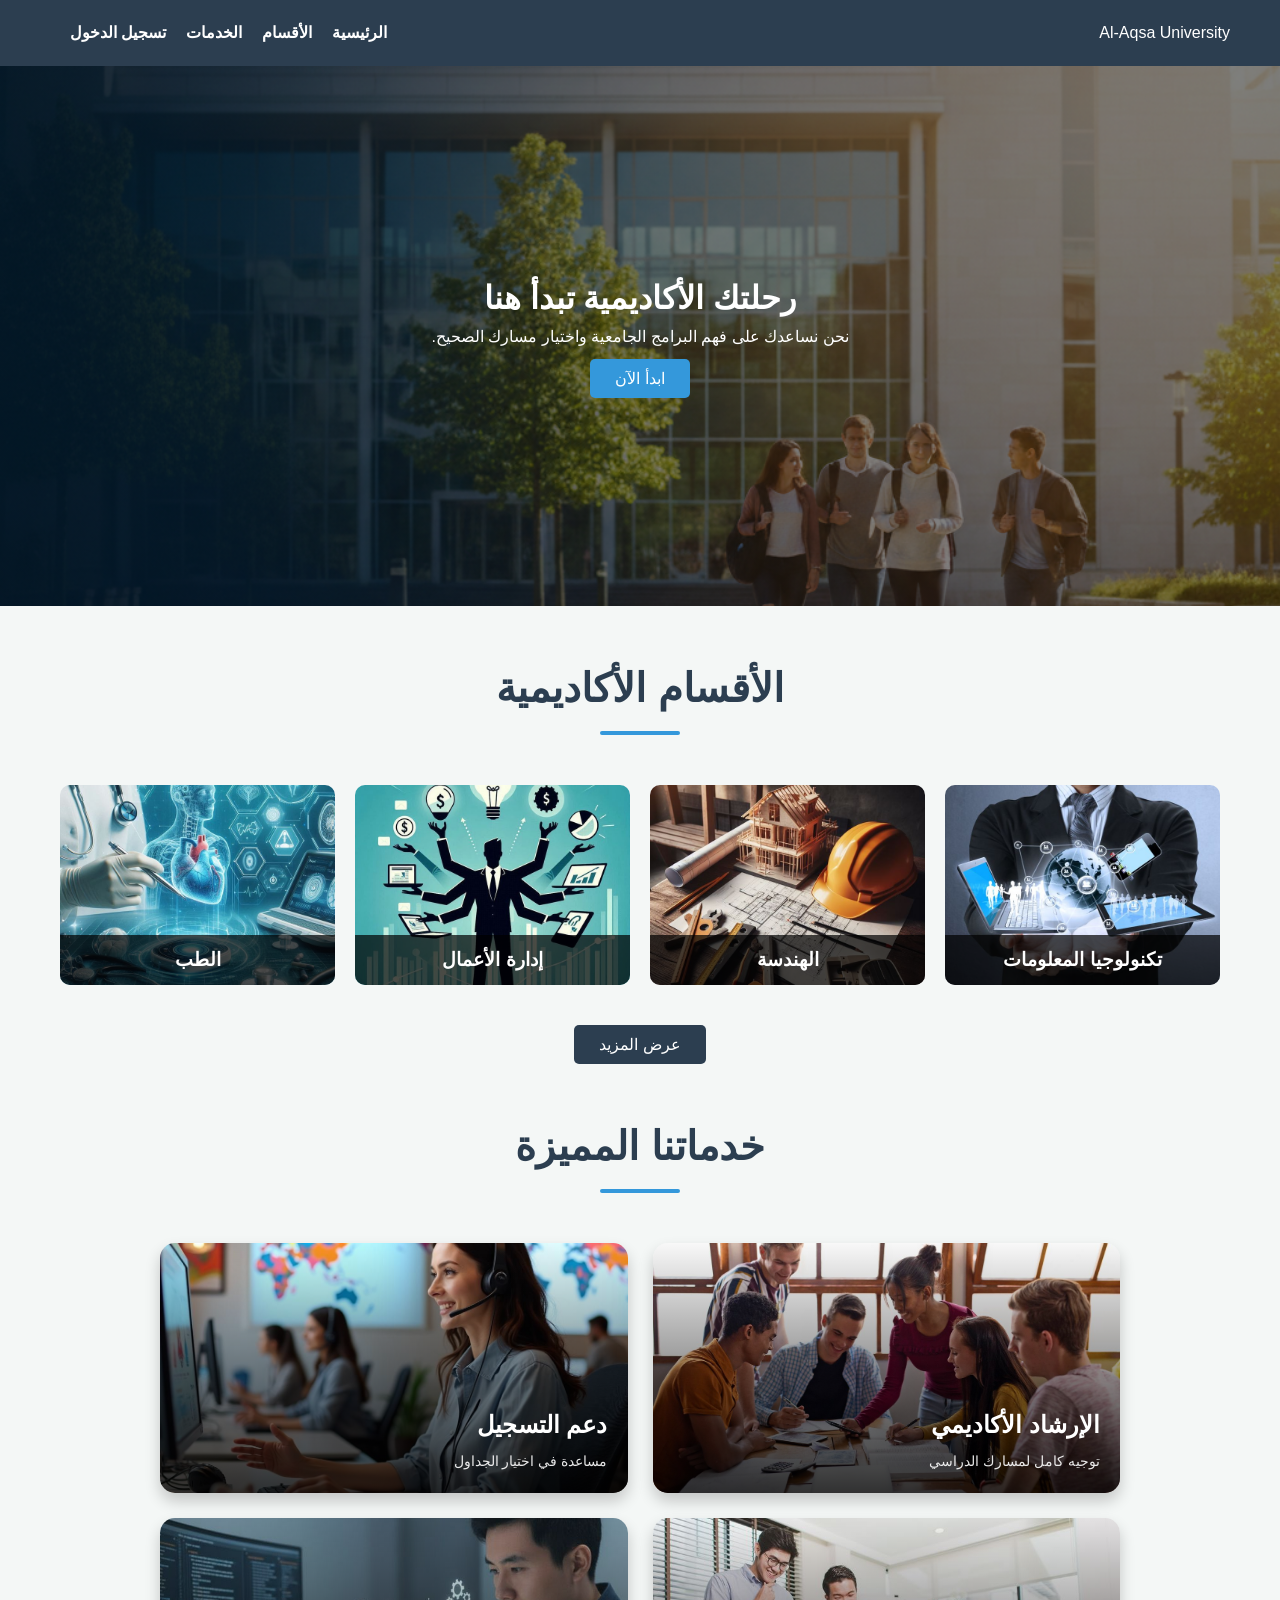
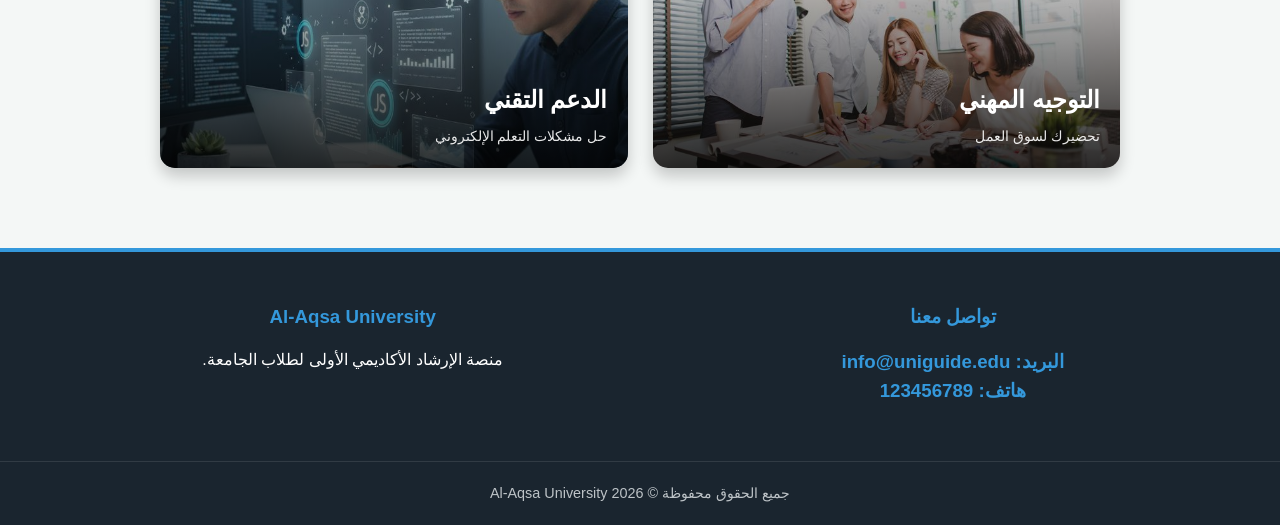
<file: index.html>
<!DOCTYPE html>
<html lang="ar" dir="rtl">
<head>
    <meta charset="UTF-8">
    <meta name="viewport" content="width=device-width, initial-scale=1.0">
    <title>Al-Aqsa University | منصة الإرشاد الأكاديمي</title>
    <link rel="stylesheet" href="css/style.css">
</head>
<body>

    <nav class="navbar">
        <div class="logo">Al-Aqsa University</div>
        <ul class="nav-links">
            <li><a href="#">الرئيسية</a></li>
            <li><a href="#departments">الأقسام</a></li>
            <li><a href="#services">الخدمات</a></li>
            <li><a href="#" id="loginBtn">تسجيل الدخول</a></li> 
        </ul>
    </nav>

    <header class="hero">
        <div class="hero-content">
            <h1>رحلتك الأكاديمية تبدأ هنا</h1>
            <p>نحن نساعدك على فهم البرامج الجامعية واختيار مسارك الصحيح.</p>
            <button class="btn-main">ابدأ الآن</button>
        </div>
    </header>

    <section id="departments" class="section">
        <h2 class="section-title">الأقسام الأكاديمية</h2>
        <div class="grid-container" id="deptGrid">
            <div class="card"><img src="image/كلية التكنولوجيا.jfif" alt="IT"><h3>تكنولوجيا المعلومات</h3></div>
            <div class="card"><img src="image/كلية الهندسة.jfif" alt="Eng"><h3>الهندسة</h3></div>
            <div class="card"><img src="image/ادارة الاعممال.jpg"Bus"><h3>إدارة الأعمال</h3></div>
            <div class="card"><img src="image/كلية الطب.jfif" alt="Med"><h3>الطب</h3></div>
            
            <div class="card hidden"><img src="image/كلية العلوم.jpg" alt="Sci"><h3>العلوم</h3></div>
            <div class="card hidden"><img src="image/كلية الاداب.jfif" alt="Art"><h3>الآداب</h3></div>
            <div class="card hidden"><img src="image/كلية القانون.jpg" alt="Law"><h3>القانون</h3></div>
            <div class="card hidden"><img src="image/كلية التربية.jpg" alt="Edu"><h3>التربية</h3></div>
            <div class="card hidden"><img src="image/كلية التصميم.jpg" alt="Design"><h3>التصميم</h3></div>
            <div class="card hidden"><img src="image/كلية التمريض.jpg" alt="Nurs"><h3>التمريض</h3></div>
            <div class="card hidden"><img src="image/كلية الصيدلة.jpg" alt="Pharm"><h3>الصيدلة</h3></div>
            <div class="card hidden"><img src="image/كلية الاعلام.jpg" alt="Media"><h3>الإعلام</h3></div>
            <div class="card hidden"><img src="image/كلية الزراعة.jpg" alt="Agri"><h3>الزراعة</h3></div>
            <div class="card hidden"><img src="image/كلية الرياضيات.jpg" alt="Math"><h3>الرياضيات</h3></div>
            <div class="card hidden"><img src="image/كلية البرمجة.jpg" alt="Math"><h3>كلية البرمجة</h3></div>
             <div class="card hidden"><img src="image/كلية الاقتصاد.jfif" alt="Math"><h3>كليةالاقتصاد</h3></div>
        </div>
        <button id="showMore" class="btn-secondary">عرض المزيد</button>
    </section>

  <section id="services" class="section">
    <h2 class="section-title">خدماتنا المميزة</h2>
    <div class="services-grid">
        <div class="service-card">
            <img src="image/الارشاد الاكاديمي.jpg" alt="خدمة 1">
            <div class="service-overlay">
                <h3>الإرشاد الأكاديمي</h3>
                <p>توجيه كامل لمسارك الدراسي</p>
            </div>
        </div>
        <div class="service-card">
            <img src="image/دعم التسجيل.jpg" alt="خدمة 2">
            <div class="service-overlay">
                <h3>دعم التسجيل</h3>
                <p>مساعدة في اختيار الجداول</p>
            </div>
        </div>
        <div class="service-card">
            <img src="image/التوجيه المهني.jfif" alt="خدمة 3">
            <div class="service-overlay">
                <h3>التوجيه المهني</h3>
                <p>تحضيرك لسوق العمل</p>
            </div>
        </div>
        <div class="service-card">
            <img src="image/الدعم التقني.jfif" alt="خدمة 4">
            <div class="service-overlay">
                <h3>الدعم التقني</h3>
                <p>حل مشكلات التعلم الإلكتروني</p>
            </div>
        </div>
    </div>
</section>
    

    <div id="loginModal" class="modal">
        <div class="modal-content">
            <span class="close">&times;</span>
            <h2>تسجيل الدخول</h2>
            <form>
                <input type="text" placeholder="اسم المستخدم" required>
                <input type="password" placeholder="كلمة المرور" required>
                <button type="submit" class="btn-main">دخول</button>
            </form>
        </div>
    </div>

   <footer class="main-footer">
    <div class="footer-content">
        <div class="footer-section">
            <h3>تواصل معنا<h3>
            <p>البريد: info@uniguide.edu</p>
            <p>هاتف: 123456789</p>
        </div>
        
        <div class="footer-section">
            <h3>Al-Aqsa University</h3>
            <p>منصة الإرشاد الأكاديمي الأولى لطلاب الجامعة.</p>
        </div>
    </div>
    
    <div class="footer-bottom">
        <p>جميع الحقوق محفوظة &copy; 2026 Al-Aqsa University</p>
    </div>
</footer>

    <script src="index/index.js"></script>
</body>
</html>
</file>
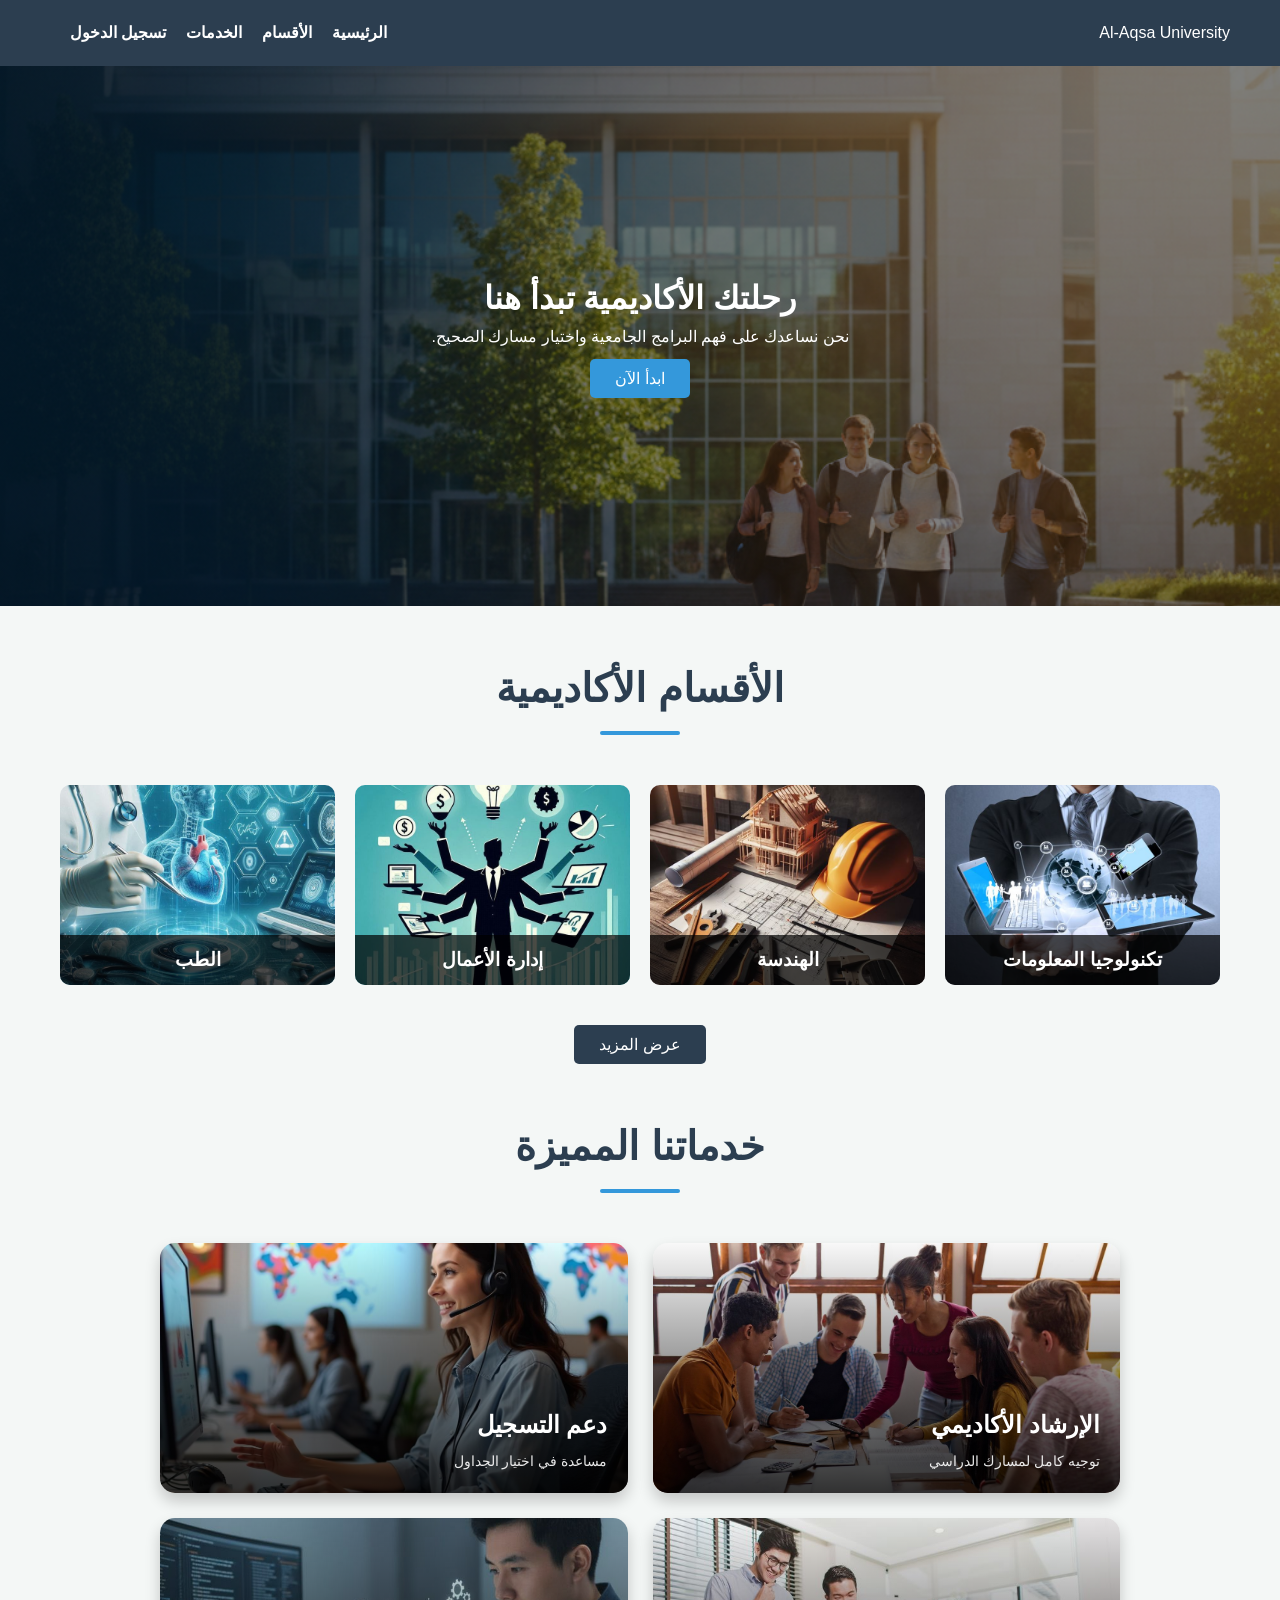
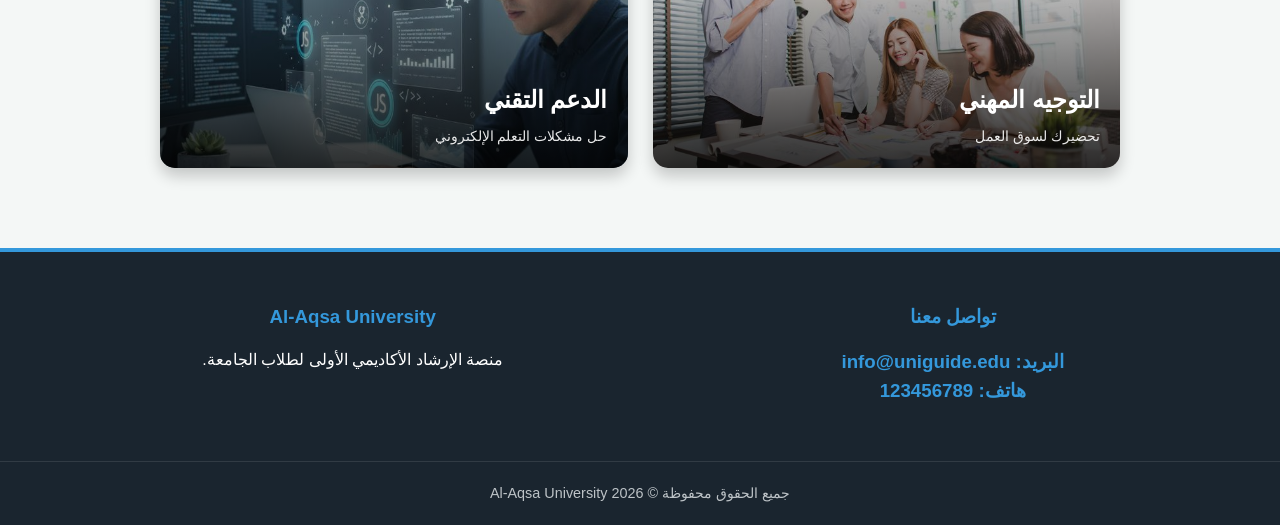
<file: html/Home.html>
<!DOCTYPE html>
<html lang="ar" dir="rtl">
<head>
    <meta charset="UTF-8">
    <meta name="viewport" content="width=device-width, initial-scale=1.0">
    <title>Al-Aqsa University | منصة الإرشاد الأكاديمي</title>
    <link rel="stylesheet" href="../css/style.css">
</head>
<body>

    <nav class="navbar">
        <div class="logo">Al-Aqsa University</div>
        <ul class="nav-links">
            <li><a href="#">الرئيسية</a></li>
            <li><a href="#departments">الأقسام</a></li>
            <li><a href="#services">الخدمات</a></li>
            <li><a href="#" id="loginBtn">تسجيل الدخول</a></li> 
        </ul>
    </nav>

    <header class="hero">
        <div class="hero-content">
            <h1>رحلتك الأكاديمية تبدأ هنا</h1>
            <p>نحن نساعدك على فهم البرامج الجامعية واختيار مسارك الصحيح.</p>
            <button class="btn-main">ابدأ الآن</button>
        </div>
    </header>

    <section id="departments" class="section">
        <h2 class="section-title">الأقسام الأكاديمية</h2>
        <div class="grid-container" id="deptGrid">
            <div class="card"><img src="../image/كلية التكنولوجيا.jfif" alt="IT"><h3>تكنولوجيا المعلومات</h3></div>
            <div class="card"><img src="../image/كلية الهندسة.jfif" alt="Eng"><h3>الهندسة</h3></div>
            <div class="card"><img src="../image/ادارة الاعممال.jpg"Bus"><h3>إدارة الأعمال</h3></div>
            <div class="card"><img src="../image/كلية الطب.jfif" alt="Med"><h3>الطب</h3></div>
            
            <div class="card hidden"><img src="../image/كلية العلوم.jpg" alt="Sci"><h3>العلوم</h3></div>
            <div class="card hidden"><img src="../image/كلية الاداب.jfif" alt="Art"><h3>الآداب</h3></div>
            <div class="card hidden"><img src="../image/كلية القانون.jpg" alt="Law"><h3>القانون</h3></div>
            <div class="card hidden"><img src="../image/كلية التربية.jpg" alt="Edu"><h3>التربية</h3></div>
            <div class="card hidden"><img src="../image/كلية التصميم.jpg" alt="Design"><h3>التصميم</h3></div>
            <div class="card hidden"><img src="../image/كلية التمريض.jpg" alt="Nurs"><h3>التمريض</h3></div>
            <div class="card hidden"><img src="../image/كلية الصيدلة.jpg" alt="Pharm"><h3>الصيدلة</h3></div>
            <div class="card hidden"><img src="../image/كلية الاعلام.jpg" alt="Media"><h3>الإعلام</h3></div>
            <div class="card hidden"><img src="../image/كلية الزراعة.jpg" alt="Agri"><h3>الزراعة</h3></div>
            <div class="card hidden"><img src="../image/كلية الرياضيات.jpg" alt="Math"><h3>الرياضيات</h3></div>
            <div class="card hidden"><img src="../image/كلية البرمجة.jpg" alt="Math"><h3>كلية البرمجة</h3></div>
             <div class="card hidden"><img src="../image/كلية الاقتصاد.jfif" alt="Math"><h3>كليةالاقتصاد</h3></div>
        </div>
        <button id="showMore" class="btn-secondary">عرض المزيد</button>
    </section>

  <section id="services" class="section">
    <h2 class="section-title">خدماتنا المميزة</h2>
    <div class="services-grid">
        <div class="service-card">
            <img src="../image/الارشاد الاكاديمي.jpg" alt="خدمة 1">
            <div class="service-overlay">
                <h3>الإرشاد الأكاديمي</h3>
                <p>توجيه كامل لمسارك الدراسي</p>
            </div>
        </div>
        <div class="service-card">
            <img src="../image/دعم التسجيل.jpg" alt="خدمة 2">
            <div class="service-overlay">
                <h3>دعم التسجيل</h3>
                <p>مساعدة في اختيار الجداول</p>
            </div>
        </div>
        <div class="service-card">
            <img src="../image/التوجيه المهني.jfif" alt="خدمة 3">
            <div class="service-overlay">
                <h3>التوجيه المهني</h3>
                <p>تحضيرك لسوق العمل</p>
            </div>
        </div>
        <div class="service-card">
            <img src="../image/الدعم التقني.jfif" alt="خدمة 4">
            <div class="service-overlay">
                <h3>الدعم التقني</h3>
                <p>حل مشكلات التعلم الإلكتروني</p>
            </div>
        </div>
    </div>
</section>
    

    <div id="loginModal" class="modal">
        <div class="modal-content">
            <span class="close">&times;</span>
            <h2>تسجيل الدخول</h2>
            <form>
                <input type="text" placeholder="اسم المستخدم" required>
                <input type="password" placeholder="كلمة المرور" required>
                <button type="submit" class="btn-main">دخول</button>
            </form>
        </div>
    </div>

   <footer class="main-footer">
    <div class="footer-content">
        <div class="footer-section">
            <h3>تواصل معنا<h3>
            <p>البريد: info@uniguide.edu</p>
            <p>هاتف: 123456789</p>
        </div>
        
        <div class="footer-section">
            <h3>Al-Aqsa University</h3>
            <p>منصة الإرشاد الأكاديمي الأولى لطلاب الجامعة.</p>
        </div>
    </div>
    
    <div class="footer-bottom">
        <p>جميع الحقوق محفوظة &copy; 2026 Al-Aqsa University</p>
    </div>
</footer>

    <script src="../index/index.java"></script>
</body>
</html>
</file>
<file: css/style.css>
* {
    box-sizing: border-box;
    margin: 0;
    padding: 0;
    font-family: 'Segoe UI', Tahoma, Geneva, Verdana, sans-serif;
}

body { line-height: 1.6; background-color: #f4f7f6; }


.navbar {
    display: flex; 
    justify-content: space-between;
    padding: 20px 50px;
    background: #2c3e50;
    color: white;
    position: sticky; top: 0; z-index: 1000;
}

.nav-links { display: flex; list-style: none; }
.nav-links li { margin-left: 20px; }
.nav-links a { color: white; text-decoration: none; font-weight: bold; transition: 0.3s; }
.nav-links a:hover { color: #3498db; }


.hero {
    height: 60vh;
   
    background: linear-gradient(rgba(0,0,0,0.5), rgba(0,0,0,0.5)), 
                url('../image/welcom.png'); 
    
    background-size: cover; 
    background-position: center; 
    background-attachment: fixed;
    
    display: flex; 
    align-items: center; 
    justify-content: center;
    text-align: center; 
    color: white;
}

.section-title {
    text-align: center;
    margin-top: 50px;      
    margin-bottom: 30px;   
    font-size: 2.5rem;      
    color: #2c3e50;        
    position: relative;
    padding-bottom: 15px;
}


.section-title::after {
    content: '';
    position: absolute;
    bottom: 0;
    left: 50%;
    transform: translateX(-50%);
    width: 80px;               
    height: 4px;              
    background-color: #3498db;  
    border-radius: 2px;
}

.services-grid {
    display: grid;
    grid-template-columns: repeat(2, 1fr); 
    gap: 25px; 
    padding: 20px;
    max-width: 1000px; 
    margin: 0 auto;
}


.service-card {
    position: relative;
    height: 250px;
    border-radius: 15px;
    overflow: hidden; 
    box-shadow: 0 8px 15px rgba(0,0,0,0.2);
    transition: transform 0.3s ease;
}

.service-card:hover {
    transform: scale(1.03);
}


.service-card img {
    width: 100%;
    height: 100%;
    object-fit: cover; 
}


.service-overlay {
    position: absolute;
    inset: 0; 
    background: linear-gradient(to top, rgba(0,0,0,0.8), transparent);
    display: flex;
    flex-direction: column;
    justify-content: flex-end;
    padding: 20px;
    color: white;
    text-align: right;
}

.service-overlay h3 {
    margin-bottom: 5px;
    font-size: 1.5rem;
}

.service-overlay p {
    font-size: 0.9rem;
    opacity: 0.9;
}


.grid-container {
    display: grid;
 
    grid-template-columns: repeat(4, 1fr); 
    gap: 20px;           
    padding: 20px;
    max-width: 1200px;  
    margin: 0 auto;      
}


.card {
    position: relative; 
    height: 200px; 
    border-radius: 10px;
    overflow: hidden; 
    cursor: pointer; 
    transition: transform 0.3s;
    width: 100%;      
}

.card {
    position: relative; height: 200px; border-radius: 10px;
    overflow: hidden; cursor: pointer; transition: transform 0.3s;
}

.card:hover { transform: scale(1.05); }


.card img {
    width: 100%; height: 100%;
    object-fit: cover; 
}

.card h3 {
    position: absolute; bottom: 0; width: 100%;
    background: rgba(0,0,0,0.7); color: white;
    text-align: center; padding: 10px 0;
}


.hidden { display: none; }


.modal {
    display: none; position: fixed; z-index: 2000;
    left: 0; top: 0; width: 100%; height: 100%;
    background-color: rgba(0,0,0,0.5);
}

.modal-content {
    background: white; margin: 10% auto; padding: 30px;
    width: 300px; border-radius: 10px; text-align: center;
}

.modal-content input {
    width: 100%; padding: 10px; margin: 10px 0;
}

.close { float: left; cursor: pointer; font-size: 24px; }


.btn-main, .btn-secondary {
    padding: 10px 25px; border: none; border-radius: 5px;
    cursor: pointer; font-size: 16px; margin-top: 10px;
}
.btn-main { background: #3498db; color: white; }
.btn-secondary { background: #2c3e50; color: white; display: block; margin: 20px auto; }

.main-footer {
    background-color: #1a252f; 
    color: #ffffff;         
    padding: 40px 0 20px 0;    
    margin-top: 60px;         
    border-top: 4px solid #3498db; 
}


.footer-content {
    max-width: 1200px;
    margin: 0 auto;          
    display: flex;           
    justify-content: space-around; 
    text-align: center;     
    flex-wrap: wrap;  
}       

.footer-section {
    margin: 10px;
    min-width: 250px;
}

.footer-section h3 {
    margin-bottom: 15px;
    color: #3498db;         
}


.footer-bottom {
    text-align: center;
    margin-top: 30px;
    padding-top: 20px;
    border-top: 1px solid rgba(255, 255, 255, 0.1);
    font-size: 0.9rem;
    color: #bdc3c7;          
}
</file>
